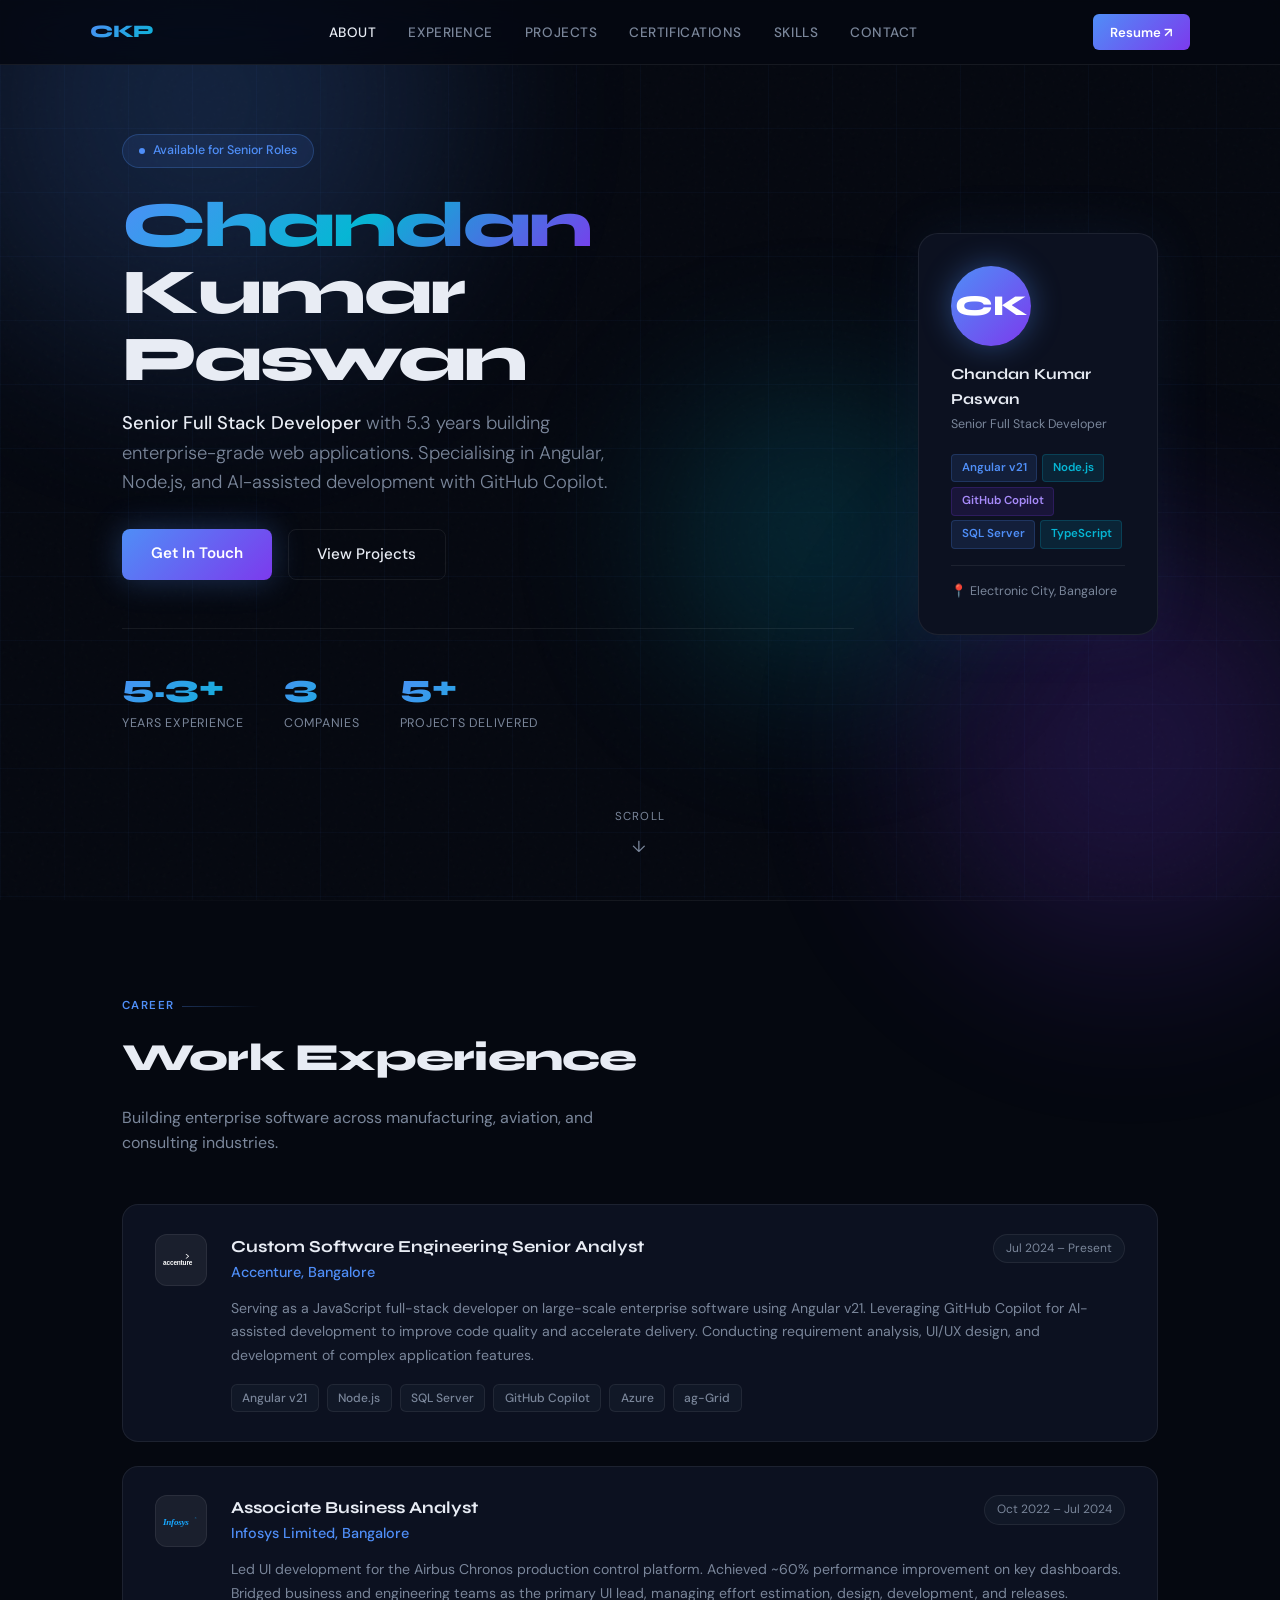
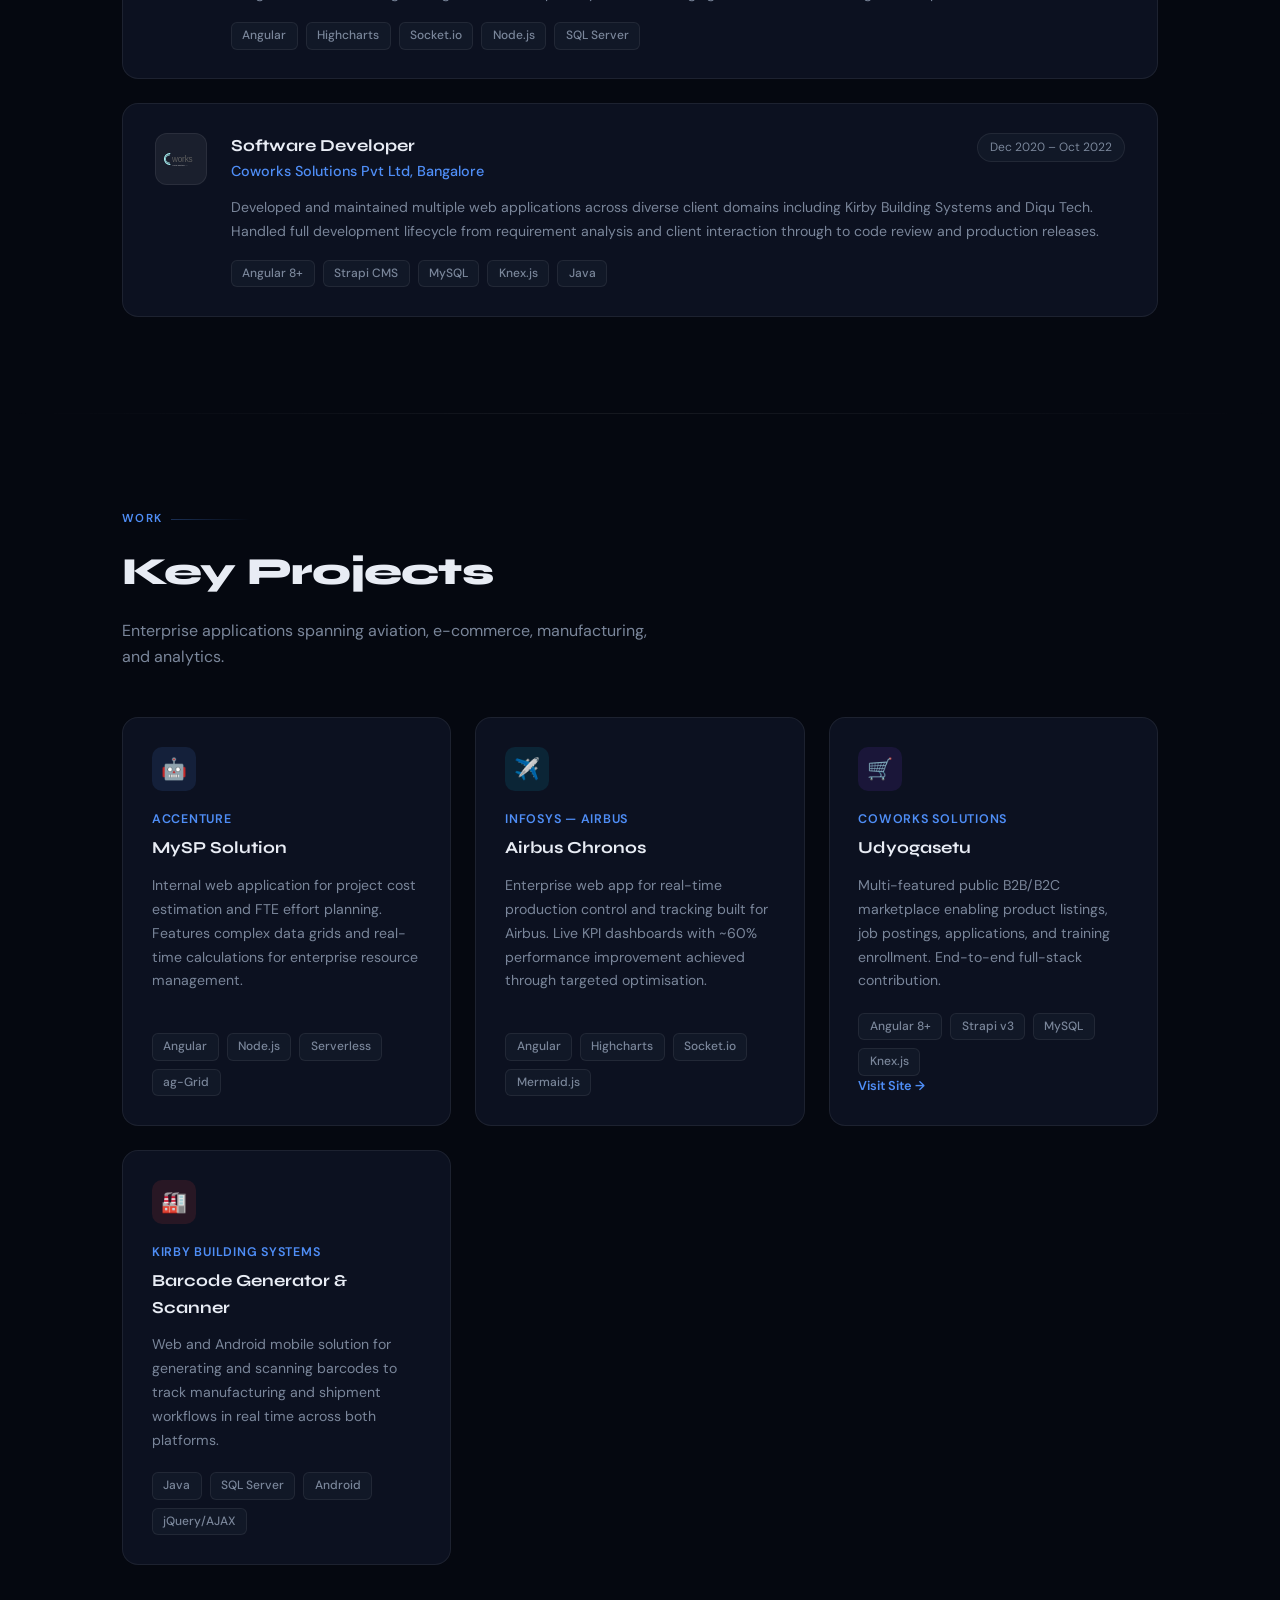
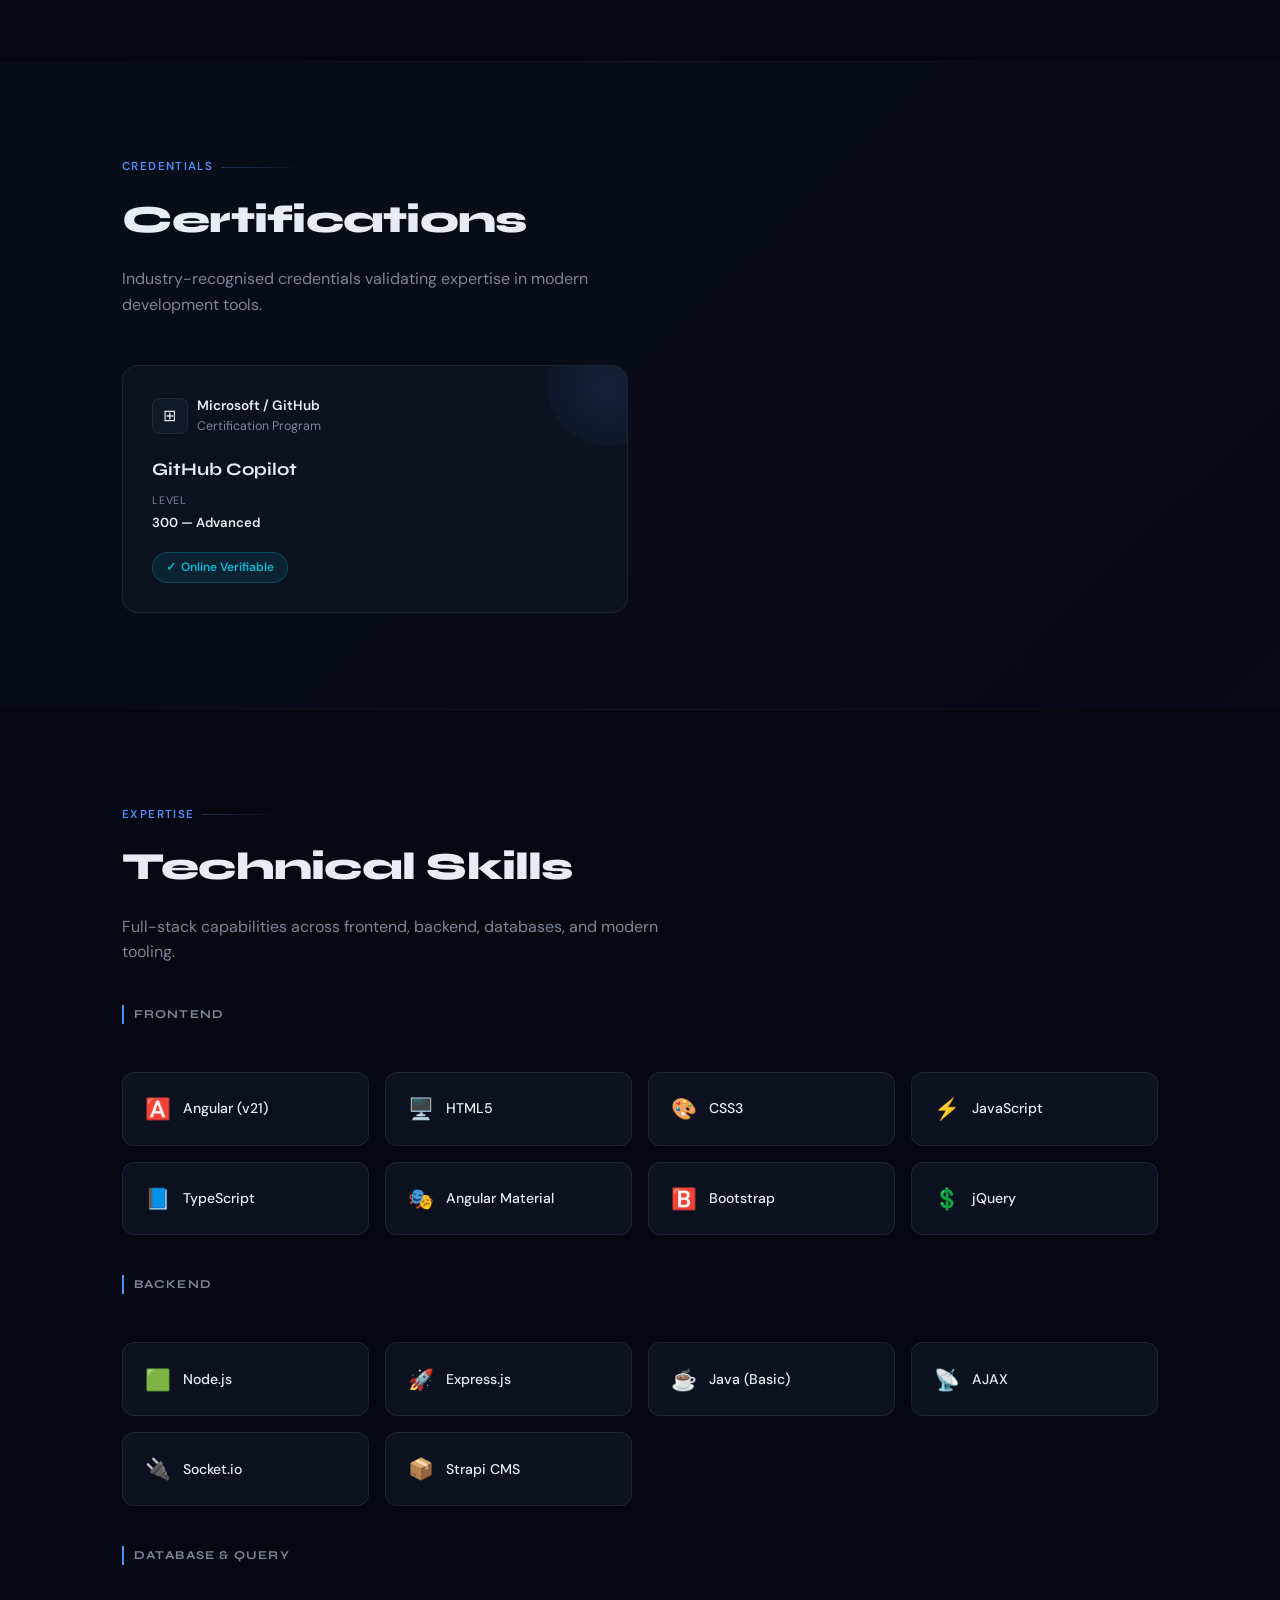
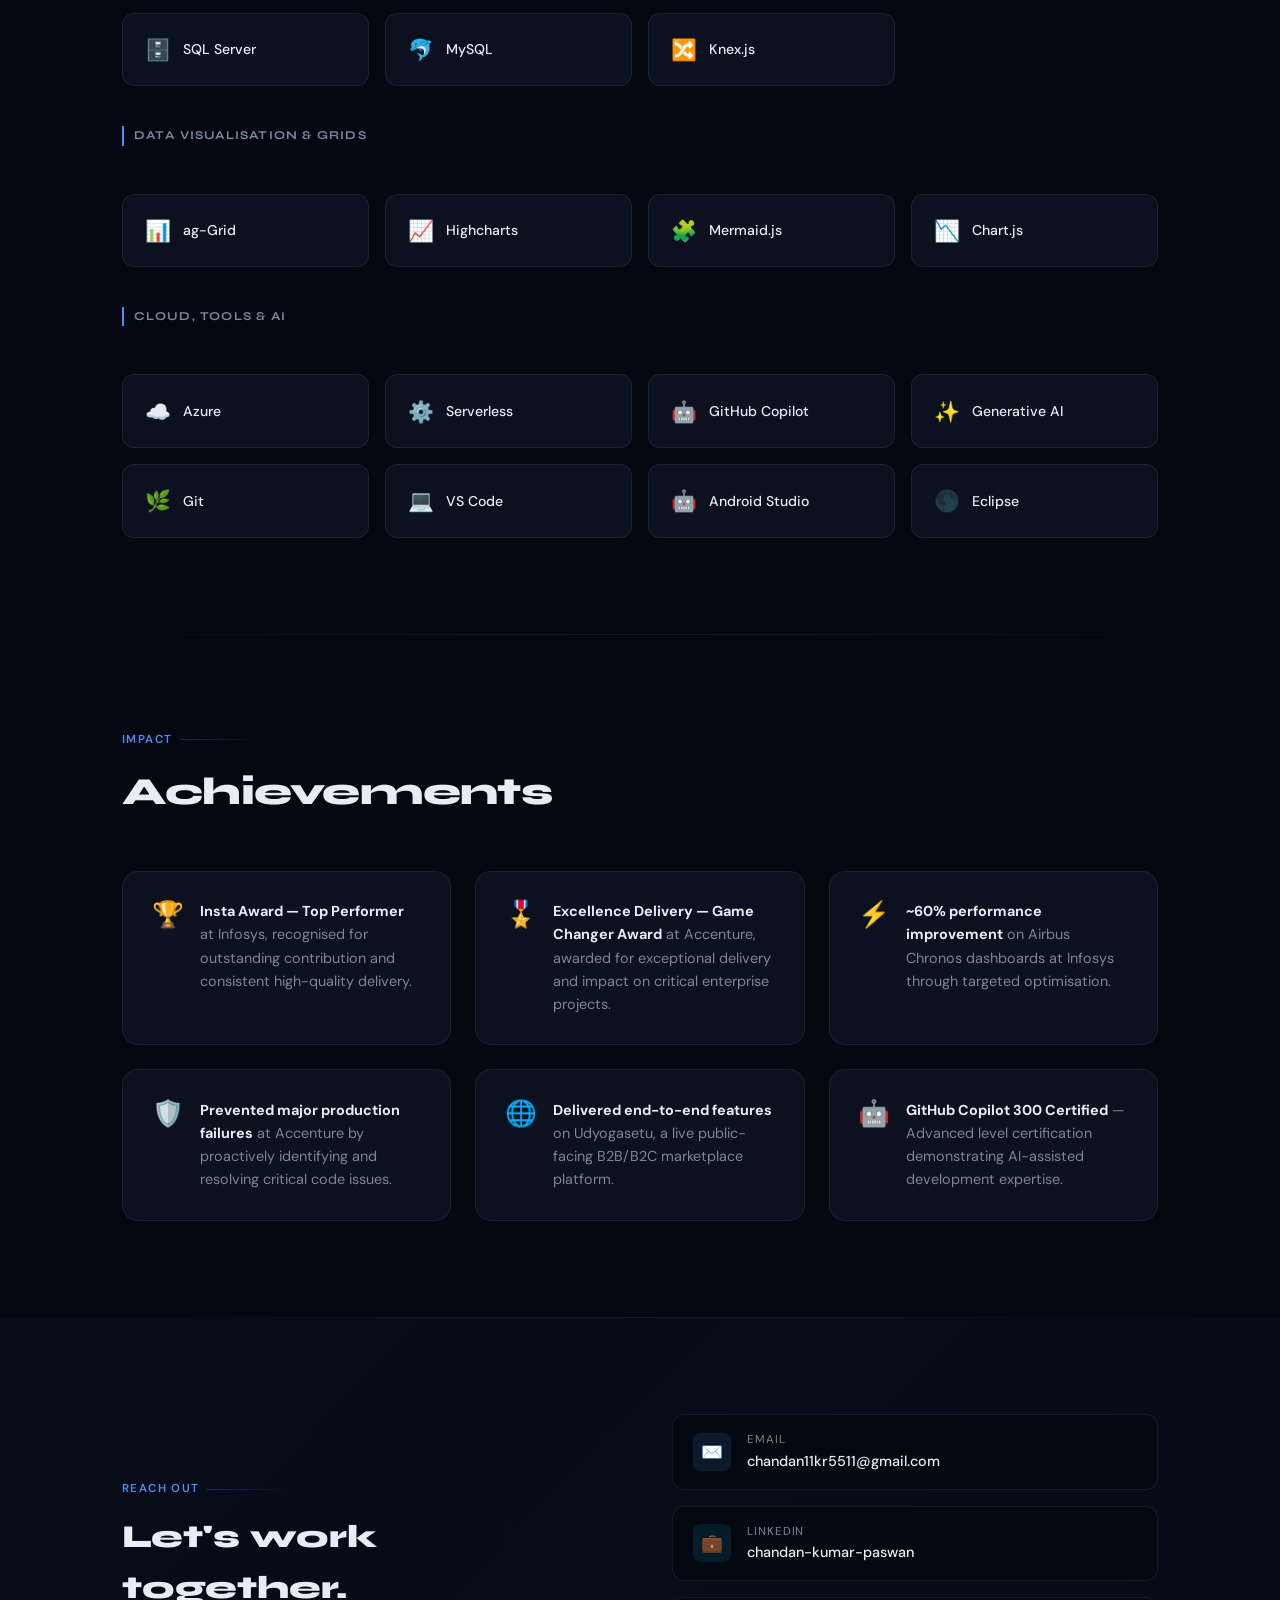
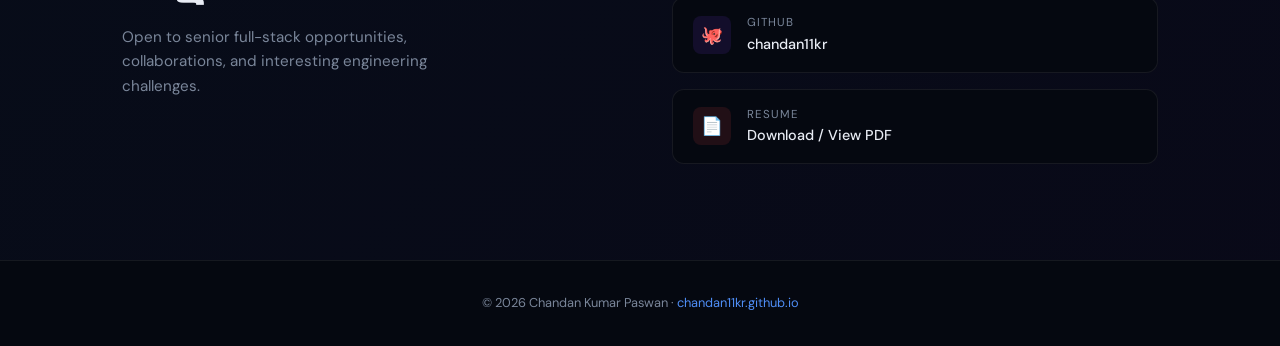
<file: index.html>
<!DOCTYPE html>
<html lang="en">
<head>
  <meta charset="UTF-8" />
  <meta name="viewport" content="width=device-width, initial-scale=1.0" />
  <title>Chandan Kumar Paswan — Senior Full Stack Developer</title>
  <link rel="preconnect" href="https://fonts.googleapis.com" />
  <link rel="preconnect" href="https://fonts.gstatic.com" crossorigin />
  <link href="https://fonts.googleapis.com/css2?family=Syne:wght@400;600;700;800&family=DM+Sans:ital,opsz,wght@0,9..40,300;0,9..40,400;0,9..40,500;1,9..40,300&display=swap" rel="stylesheet" />
  <link rel="stylesheet" href="css/style.css" />
</head>
<body>

  <!-- ═══════════════════════════════ BACKGROUND ═══════════════════════════════ -->
  <div class="grid-bg" aria-hidden="true"></div>
  <div class="orb orb1" aria-hidden="true"></div>
  <div class="orb orb2" aria-hidden="true"></div>
  <div class="orb orb3" aria-hidden="true"></div>

  <!-- ═══════════════════════════════ NAVIGATION ═══════════════════════════════ -->
  <nav id="navbar">
    <div class="nav-inner">
      <div class="nav-logo">CKP</div>

      <ul class="nav-links">
        <li><a href="#about">About</a></li>
        <li><a href="#experience">Experience</a></li>
        <li><a href="#projects">Projects</a></li>
        <li><a href="#certifications">Certifications</a></li>
        <li><a href="#skills">Skills</a></li>
        <li><a href="#contact">Contact</a></li>
      </ul>

      <a
        href="https://drive.google.com/file/d/1cXS2kgWYGDrFE2SM3Bl-F9GVEroGWmof/view?usp=drivesdk"
        class="nav-cta"
        target="_blank"
        rel="noopener"
      >Resume ↗</a>

      <!-- Mobile menu toggle -->
      <button class="nav-toggle" id="navToggle" aria-label="Toggle menu">
        <span></span><span></span><span></span>
      </button>
    </div>

    <!-- Mobile drawer -->
    <div class="nav-drawer" id="navDrawer">
      <ul>
        <li><a href="#about"          class="drawer-link">About</a></li>
        <li><a href="#experience"     class="drawer-link">Experience</a></li>
        <li><a href="#projects"       class="drawer-link">Projects</a></li>
        <li><a href="#certifications" class="drawer-link">Certifications</a></li>
        <li><a href="#skills"         class="drawer-link">Skills</a></li>
        <li><a href="#contact"        class="drawer-link">Contact</a></li>
      </ul>
    </div>
  </nav>

  <!-- ═══════════════════════════════ HERO ═══════════════════════════════ -->
  <section class="hero" id="about">
    <div class="container">
      <div class="hero-inner">

        <!-- Left: text -->
        <div class="hero-text">
          <div class="hero-badge">
            <span class="badge-dot"></span> Available for Senior Roles
          </div>

          <h1 class="hero-title">
            <span class="name-highlight">Chandan</span><br />
            Kumar Paswan
          </h1>

          <p class="hero-sub">
            <strong>Senior Full Stack Developer</strong> with 5.3 years building
            enterprise-grade web applications. Specialising in Angular, Node.js,
            and AI-assisted development with GitHub Copilot.
          </p>

          <div class="hero-actions">
            <a href="#contact" class="btn-primary">Get In Touch</a>
            <a href="#projects" class="btn-secondary">View Projects</a>
          </div>

          <div class="hero-stats">
            <div class="stat">
              <div class="stat-num">5.3+</div>
              <div class="stat-label">Years Experience</div>
            </div>
            <div class="stat">
              <div class="stat-num">3</div>
              <div class="stat-label">Companies</div>
            </div>
            <div class="stat">
              <div class="stat-num">5+</div>
              <div class="stat-label">Projects Delivered</div>
            </div>
          </div>
        </div>

        <!-- Right: card -->
        <div class="hero-card">
          <div class="hero-avatar">CK</div>
          <div class="hero-card-name">Chandan Kumar Paswan</div>
          <div class="hero-card-role">Senior Full Stack Developer</div>
          <div class="hero-card-tags">
            <span class="htag blue">Angular v21</span>
            <span class="htag cyan">Node.js</span>
            <span class="htag purple">GitHub Copilot</span>
            <span class="htag blue">SQL Server</span>
            <span class="htag cyan">TypeScript</span>
          </div>
          <div class="hero-card-loc">📍 Electronic City, Bangalore</div>
        </div>

      </div>
    </div>
    <div class="scroll-hint" aria-hidden="true">Scroll</div>
  </section>

  <div class="divider"></div>

  <!-- ═══════════════════════════════ EXPERIENCE ═══════════════════════════════ -->
  <section id="experience">
    <div class="container">
      <div class="section-label">Career</div>
      <h2 class="section-title">Work Experience</h2>
      <p class="section-desc">Building enterprise software across manufacturing, aviation, and consulting industries.</p>

      <div class="exp-grid">

        <!-- Accenture -->
        <div class="exp-card">
          <div class="exp-logo logo-acc" id="logo-accenture">Ac</div>
          <div class="exp-body">
            <div class="exp-header">
              <div>
                <div class="exp-role">Custom Software Engineering Senior Analyst</div>
                <div class="exp-company">Accenture, Bangalore</div>
              </div>
              <div class="exp-date">Jul 2024 – Present</div>
            </div>
            <p class="exp-desc">
              Serving as a JavaScript full-stack developer on large-scale enterprise software using Angular v21.
              Leveraging GitHub Copilot for AI-assisted development to improve code quality and accelerate delivery.
              Conducting requirement analysis, UI/UX design, and development of complex application features.
            </p>
            <div class="tags">
              <span class="tag">Angular v21</span>
              <span class="tag">Node.js</span>
              <span class="tag">SQL Server</span>
              <span class="tag">GitHub Copilot</span>
              <span class="tag">Azure</span>
              <span class="tag">ag-Grid</span>
            </div>
          </div>
        </div>

        <!-- Infosys -->
        <div class="exp-card">
          <div class="exp-logo logo-inf" id="logo-infosys">In</div>
          <div class="exp-body">
            <div class="exp-header">
              <div>
                <div class="exp-role">Associate Business Analyst</div>
                <div class="exp-company">Infosys Limited, Bangalore</div>
              </div>
              <div class="exp-date">Oct 2022 – Jul 2024</div>
            </div>
            <p class="exp-desc">
              Led UI development for the Airbus Chronos production control platform. Achieved ~60% performance
              improvement on key dashboards. Bridged business and engineering teams as the primary UI lead,
              managing effort estimation, design, development, and releases.
            </p>
            <div class="tags">
              <span class="tag">Angular</span>
              <span class="tag">Highcharts</span>
              <span class="tag">Socket.io</span>
              <span class="tag">Node.js</span>
              <span class="tag">SQL Server</span>
            </div>
          </div>
        </div>

        <!-- Coworks -->
        <div class="exp-card">
          <div class="exp-logo logo-cow" id="logo-coworks">Co</div>
          <div class="exp-body">
            <div class="exp-header">
              <div>
                <div class="exp-role">Software Developer</div>
                <div class="exp-company">Coworks Solutions Pvt Ltd, Bangalore</div>
              </div>
              <div class="exp-date">Dec 2020 – Oct 2022</div>
            </div>
            <p class="exp-desc">
              Developed and maintained multiple web applications across diverse client domains including
              Kirby Building Systems and Diqu Tech. Handled full development lifecycle from requirement
              analysis and client interaction through to code review and production releases.
            </p>
            <div class="tags">
              <span class="tag">Angular 8+</span>
              <span class="tag">Strapi CMS</span>
              <span class="tag">MySQL</span>
              <span class="tag">Knex.js</span>
              <span class="tag">Java</span>
            </div>
          </div>
        </div>

      </div>
    </div>
  </section>

  <div class="divider"></div>

  <!-- ═══════════════════════════════ PROJECTS ═══════════════════════════════ -->
  <section id="projects">
    <div class="container">
      <div class="section-label">Work</div>
      <h2 class="section-title">Key Projects</h2>
      <p class="section-desc">Enterprise applications spanning aviation, e-commerce, manufacturing, and analytics.</p>

      <div class="proj-grid">

        <div class="proj-card">
          <div class="proj-icon proj-icon--blue">🤖</div>
          <div class="proj-client">Accenture</div>
          <div class="proj-title">MySP Solution</div>
          <p class="proj-desc">Internal web application for project cost estimation and FTE effort planning. Features complex data grids and real-time calculations for enterprise resource management.</p>
          <div class="tags">
            <span class="tag">Angular</span><span class="tag">Node.js</span>
            <span class="tag">Serverless</span><span class="tag">ag-Grid</span>
          </div>
        </div>

        <div class="proj-card">
          <div class="proj-icon proj-icon--cyan">✈️</div>
          <div class="proj-client">Infosys — Airbus</div>
          <div class="proj-title">Airbus Chronos</div>
          <p class="proj-desc">Enterprise web app for real-time production control and tracking built for Airbus. Live KPI dashboards with ~60% performance improvement achieved through targeted optimisation.</p>
          <div class="tags">
            <span class="tag">Angular</span><span class="tag">Highcharts</span>
            <span class="tag">Socket.io</span><span class="tag">Mermaid.js</span>
          </div>
        </div>

        <div class="proj-card">
          <div class="proj-icon proj-icon--purple">🛒</div>
          <div class="proj-client">Coworks Solutions</div>
          <div class="proj-title">Udyogasetu</div>
          <p class="proj-desc">Multi-featured public B2B/B2C marketplace enabling product listings, job postings, applications, and training enrollment. End-to-end full-stack contribution.</p>
          <div class="tags">
            <span class="tag">Angular 8+</span><span class="tag">Strapi v3</span>
            <span class="tag">MySQL</span><span class="tag">Knex.js</span>
          </div>
          <a href="https://udyogasetu.com/" class="proj-link" target="_blank" rel="noopener">Visit Site →</a>
        </div>

        <div class="proj-card">
          <div class="proj-icon proj-icon--red">🏭</div>
          <div class="proj-client">Kirby Building Systems</div>
          <div class="proj-title">Barcode Generator &amp; Scanner</div>
          <p class="proj-desc">Web and Android mobile solution for generating and scanning barcodes to track manufacturing and shipment workflows in real time across both platforms.</p>
          <div class="tags">
            <span class="tag">Java</span><span class="tag">SQL Server</span>
            <span class="tag">Android</span><span class="tag">jQuery/AJAX</span>
          </div>
        </div>

      </div>
    </div>
  </section>

  <div class="divider"></div>

  <!-- ═══════════════════════════════ CERTIFICATIONS ═══════════════════════════════ -->
  <section id="certifications" class="section-alt">
    <div class="container">
      <div class="section-label">Credentials</div>
      <h2 class="section-title">Certifications</h2>
      <p class="section-desc">Industry-recognised credentials validating expertise in modern development tools.</p>

      <div class="cert-grid">

        <div class="cert-card">
          <div class="cert-issuer">
            <div class="cert-issuer-logo">⊞</div>
            <div>
              <div class="cert-issuer-name-main">Microsoft / GitHub</div>
              <div class="cert-issuer-sub">Certification Program</div>
            </div>
          </div>
          <div class="cert-name">GitHub Copilot</div>
          <div class="cert-meta">
            <div class="cert-meta-item">
              <span class="cert-meta-label">Level</span>
              <span class="cert-meta-value">300 — Advanced</span>
            </div>
          </div>
          <div class="cert-badge">Online Verifiable</div>
        </div>

        <!-- Add more cert-card blocks here for future certifications -->

      </div>
    </div>
  </section>

  <div class="divider"></div>

  <!-- ═══════════════════════════════ SKILLS ═══════════════════════════════ -->
  <section id="skills">
    <div class="container">
      <div class="section-label">Expertise</div>
      <h2 class="section-title">Technical Skills</h2>
      <p class="section-desc">Full-stack capabilities across frontend, backend, databases, and modern tooling.</p>

      <!-- Skills grouped by category -->

      <div class="skills-category">
        <div class="skills-category-title">Frontend</div>
        <div class="skills-grid">
          <div class="skill-card"><span class="skill-icon">🅰️</span><span class="skill-name">Angular (v21)</span></div>
          <div class="skill-card"><span class="skill-icon">🖥️</span><span class="skill-name">HTML5</span></div>
          <div class="skill-card"><span class="skill-icon">🎨</span><span class="skill-name">CSS3</span></div>
          <div class="skill-card"><span class="skill-icon">⚡</span><span class="skill-name">JavaScript</span></div>
          <div class="skill-card"><span class="skill-icon">📘</span><span class="skill-name">TypeScript</span></div>
          <div class="skill-card"><span class="skill-icon">🎭</span><span class="skill-name">Angular Material</span></div>
          <div class="skill-card"><span class="skill-icon">🅱️</span><span class="skill-name">Bootstrap</span></div>
          <div class="skill-card"><span class="skill-icon">💲</span><span class="skill-name">jQuery</span></div>
        </div>
      </div>

      <div class="skills-category">
        <div class="skills-category-title">Backend</div>
        <div class="skills-grid">
          <div class="skill-card"><span class="skill-icon">🟩</span><span class="skill-name">Node.js</span></div>
          <div class="skill-card"><span class="skill-icon">🚀</span><span class="skill-name">Express.js</span></div>
          <div class="skill-card"><span class="skill-icon">☕</span><span class="skill-name">Java (Basic)</span></div>
          <div class="skill-card"><span class="skill-icon">📡</span><span class="skill-name">AJAX</span></div>
          <div class="skill-card"><span class="skill-icon">🔌</span><span class="skill-name">Socket.io</span></div>
          <div class="skill-card"><span class="skill-icon">📦</span><span class="skill-name">Strapi CMS</span></div>
        </div>
      </div>

      <div class="skills-category">
        <div class="skills-category-title">Database & Query</div>
        <div class="skills-grid">
          <div class="skill-card"><span class="skill-icon">🗄️</span><span class="skill-name">SQL Server</span></div>
          <div class="skill-card"><span class="skill-icon">🐬</span><span class="skill-name">MySQL</span></div>
          <div class="skill-card"><span class="skill-icon">🔀</span><span class="skill-name">Knex.js</span></div>
        </div>
      </div>

      <div class="skills-category">
        <div class="skills-category-title">Data Visualisation & Grids</div>
        <div class="skills-grid">
          <div class="skill-card"><span class="skill-icon">📊</span><span class="skill-name">ag-Grid</span></div>
          <div class="skill-card"><span class="skill-icon">📈</span><span class="skill-name">Highcharts</span></div>
          <div class="skill-card"><span class="skill-icon">🧩</span><span class="skill-name">Mermaid.js</span></div>
          <div class="skill-card"><span class="skill-icon">📉</span><span class="skill-name">Chart.js</span></div>
        </div>
      </div>

      <div class="skills-category">
        <div class="skills-category-title">Cloud, Tools & AI</div>
        <div class="skills-grid">
          <div class="skill-card"><span class="skill-icon">☁️</span><span class="skill-name">Azure</span></div>
          <div class="skill-card"><span class="skill-icon">⚙️</span><span class="skill-name">Serverless</span></div>
          <div class="skill-card"><span class="skill-icon">🤖</span><span class="skill-name">GitHub Copilot</span></div>
          <div class="skill-card"><span class="skill-icon">✨</span><span class="skill-name">Generative AI</span></div>
          <div class="skill-card"><span class="skill-icon">🌿</span><span class="skill-name">Git</span></div>
          <div class="skill-card"><span class="skill-icon">💻</span><span class="skill-name">VS Code</span></div>
          <div class="skill-card"><span class="skill-icon">🤖</span><span class="skill-name">Android Studio</span></div>
          <div class="skill-card"><span class="skill-icon">🌑</span><span class="skill-name">Eclipse</span></div>
        </div>
      </div>
    </div>
  </section>

  <div class="divider"></div>

  <!-- ═══════════════════════════════ ACHIEVEMENTS ═══════════════════════════════ -->
  <section id="achievements">
    <div class="container">
      <div class="section-label">Impact</div>
      <h2 class="section-title">Achievements</h2>

      <div class="ach-grid">
        <div class="ach-card">
          <div class="ach-icon">🏆</div>
          <div class="ach-text"><strong>Insta Award — Top Performer</strong> at Infosys, recognised for outstanding contribution and consistent high-quality delivery.</div>
        </div>
        <div class="ach-card">
          <div class="ach-icon">🎖️</div>
          <div class="ach-text"><strong>Excellence Delivery — Game Changer Award</strong> at Accenture, awarded for exceptional delivery and impact on critical enterprise projects.</div>
        </div>
        <div class="ach-card">
          <div class="ach-icon">⚡</div>
          <div class="ach-text"><strong>~60% performance improvement</strong> on Airbus Chronos dashboards at Infosys through targeted optimisation.</div>
        </div>
        <div class="ach-card">
          <div class="ach-icon">🛡️</div>
          <div class="ach-text"><strong>Prevented major production failures</strong> at Accenture by proactively identifying and resolving critical code issues.</div>
        </div>
        <div class="ach-card">
          <div class="ach-icon">🌐</div>
          <div class="ach-text"><strong>Delivered end-to-end features</strong> on Udyogasetu, a live public-facing B2B/B2C marketplace platform.</div>
        </div>
        <div class="ach-card">
          <div class="ach-icon">🤖</div>
          <div class="ach-text"><strong>GitHub Copilot 300 Certified</strong> — Advanced level certification demonstrating AI-assisted development expertise.</div>
        </div>
      </div>
    </div>
  </section>

  <div class="divider"></div>

  <!-- ═══════════════════════════════ CONTACT ═══════════════════════════════ -->
  <section id="contact" class="section-alt">
    <div class="container">
      <div class="contact-inner">

        <div class="contact-left">
          <div class="section-label">Reach Out</div>
          <h2 class="contact-title">Let's work<br />together.</h2>
          <p class="contact-sub">Open to senior full-stack opportunities, collaborations, and interesting engineering challenges.</p>
        </div>

        <div class="contact-links">
          <a href="mailto:chandan11kr5511@gmail.com" class="contact-link">
            <div class="contact-link-icon icon-blue">✉️</div>
            <div>
              <div class="contact-link-label">Email</div>
              <div class="contact-link-value">chandan11kr5511@gmail.com</div>
            </div>
          </a>
          <a href="https://www.linkedin.com/in/chandan-kumar-paswan-592046135" target="_blank" rel="noopener" class="contact-link">
            <div class="contact-link-icon icon-cyan">💼</div>
            <div>
              <div class="contact-link-label">LinkedIn</div>
              <div class="contact-link-value">chandan-kumar-paswan</div>
            </div>
          </a>
          <a href="https://github.com/chandan11kr" target="_blank" rel="noopener" class="contact-link">
            <div class="contact-link-icon icon-purple">🐙</div>
            <div>
              <div class="contact-link-label">GitHub</div>
              <div class="contact-link-value">chandan11kr</div>
            </div>
          </a>
          <a href="https://drive.google.com/file/d/15fCKb8y72LXk-9MdzItk5YWb0ELzx1fw/view?usp=drivesdk" target="_blank" rel="noopener" class="contact-link">
            <div class="contact-link-icon icon-red">📄</div>
            <div>
              <div class="contact-link-label">Resume</div>
              <div class="contact-link-value">Download / View PDF</div>
            </div>
          </a>
        </div>

      </div>
    </div>
  </section>

  <!-- ═══════════════════════════════ FOOTER ═══════════════════════════════ -->
  <footer>
    <p>© 2026 Chandan Kumar Paswan ·
      <a href="https://chandan11kr.github.io/" target="_blank" rel="noopener">chandan11kr.github.io</a>
    </p>
  </footer>

  <script src="js/main.js"></script>
</body>
</html>
</file>
<file: css/style.css>
/* ============================================================
   CHANDAN KUMAR PASWAN — PORTFOLIO STYLESHEET
   File: css/style.css
   Sections:
     1. CSS Variables & Reset
     2. Background Effects
     3. Navigation
     4. Hero
     5. Shared Section Styles
     6. Experience
     7. Projects
     8. Certifications
     9. Skills
    10. Achievements
    11. Contact
    12. Footer
    13. Utilities (Divider, Tags, Buttons)
    14. Animations
    15. Responsive
   ============================================================ */


/* ── 1. CSS VARIABLES & RESET ────────────────────────────── */

:root {
  --bg:        #050810;
  --surface:   #0c1120;
  --surface2:  #111827;
  --border:    rgba(255, 255, 255, 0.07);
  --accent:    #4f8ef7;
  --accent2:   #7c3aed;
  --accent3:   #06b6d4;
  --red:       #ef4444;
  --text:      #e8ecf4;
  --muted:     #7a869a;
  --glow:      rgba(79, 142, 247, 0.18);

  --radius-sm: 6px;
  --radius-md: 12px;
  --radius-lg: 16px;
  --radius-xl: 20px;

  --transition: 0.2s ease;
}

*, *::before, *::after {
  box-sizing: border-box;
  margin: 0;
  padding: 0;
}

html {
  scroll-behavior: smooth;
}

body {
  font-family: 'DM Sans', sans-serif;
  background: var(--bg);
  color: var(--text);
  overflow-x: hidden;
  line-height: 1.6;
}

a {
  color: inherit;
  text-decoration: none;
}

ul {
  list-style: none;
}


/* ── 2. BACKGROUND EFFECTS ───────────────────────────────── */

/* Noise texture overlay */
body::before {
  content: '';
  position: fixed;
  inset: 0;
  z-index: 0;
  background-image: url("data:image/svg+xml,%3Csvg viewBox='0 0 256 256' xmlns='http://www.w3.org/2000/svg'%3E%3Cfilter id='noise'%3E%3CfeTurbulence type='fractalNoise' baseFrequency='0.9' numOctaves='4' stitchTiles='stitch'/%3E%3C/filter%3E%3Crect width='100%25' height='100%25' filter='url(%23noise)' opacity='0.04'/%3E%3C/svg%3E");
  pointer-events: none;
  opacity: 0.5;
}

/* Subtle grid */
.grid-bg {
  position: fixed;
  inset: 0;
  z-index: 0;
  background-image:
    linear-gradient(rgba(79, 142, 247, 0.04) 1px, transparent 1px),
    linear-gradient(90deg, rgba(79, 142, 247, 0.04) 1px, transparent 1px);
  background-size: 64px 64px;
  pointer-events: none;
}

/* Glowing orbs */
.orb {
  position: fixed;
  border-radius: 50%;
  filter: blur(80px);
  pointer-events: none;
  z-index: 0;
  opacity: 0.25;
  animation: orbFloat 12s ease-in-out infinite alternate;
}

.orb1 {
  width: 600px; height: 600px;
  background: radial-gradient(circle, #4f8ef7, transparent);
  top: -200px; left: -100px;
}

.orb2 {
  width: 500px; height: 500px;
  background: radial-gradient(circle, #7c3aed, transparent);
  bottom: -100px; right: -100px;
  animation-delay: -6s;
}

.orb3 {
  width: 350px; height: 350px;
  background: radial-gradient(circle, #06b6d4, transparent);
  top: 40%; left: 50%;
  animation-delay: -3s;
}


/* ── 3. NAVIGATION ───────────────────────────────────────── */

#navbar {
  position: fixed;
  top: 0; left: 0; right: 0;
  z-index: 100;
  background: rgba(5, 8, 16, 0.85);
  backdrop-filter: blur(16px) saturate(180%);
  border-bottom: 1px solid var(--border);
  padding: 0 2rem;
}

.nav-inner {
  max-width: 1100px;
  margin: 0 auto;
  display: flex;
  align-items: center;
  justify-content: space-between;
  height: 64px;
}

.nav-logo {
  font-family: 'Syne', sans-serif;
  font-weight: 800;
  font-size: 1.1rem;
  background: linear-gradient(135deg, var(--accent), var(--accent3));
  -webkit-background-clip: text;
  -webkit-text-fill-color: transparent;
  letter-spacing: -0.02em;
}

.nav-links {
  display: flex;
  gap: 2rem;
}

.nav-links a {
  color: var(--muted);
  font-size: 0.85rem;
  font-weight: 500;
  letter-spacing: 0.04em;
  text-transform: uppercase;
  transition: color var(--transition);
}

.nav-links a:hover {
  color: var(--text);
}

.nav-cta {
  background: linear-gradient(135deg, var(--accent), var(--accent2));
  color: #fff;
  border: none;
  padding: 0.45rem 1.1rem;
  border-radius: var(--radius-sm);
  font-size: 0.82rem;
  font-weight: 600;
  cursor: pointer;
  transition: opacity var(--transition);
  font-family: 'DM Sans', sans-serif;
}

.nav-cta:hover {
  opacity: 0.85;
}

/* Mobile hamburger toggle */
.nav-toggle {
  display: none;
  flex-direction: column;
  gap: 5px;
  background: none;
  border: none;
  cursor: pointer;
  padding: 4px;
}

.nav-toggle span {
  display: block;
  width: 22px; height: 2px;
  background: var(--text);
  border-radius: 2px;
  transition: var(--transition);
}

/* Mobile drawer */
.nav-drawer {
  display: none;
  flex-direction: column;
  background: var(--surface);
  border-top: 1px solid var(--border);
  padding: 1rem 0;
}

.nav-drawer.open {
  display: flex;
}

.drawer-link {
  display: block;
  padding: 0.75rem 2rem;
  font-size: 0.9rem;
  color: var(--muted);
  transition: color var(--transition);
}

.drawer-link:hover {
  color: var(--text);
}


/* ── 4. HERO ─────────────────────────────────────────────── */

.hero {
  min-height: 100vh;
  display: flex;
  align-items: center;
  padding-top: 64px;
  position: relative;
}

.hero-inner {
  display: grid;
  grid-template-columns: 1fr auto;
  gap: 4rem;
  align-items: center;
  width: 100%;
}

/* Badge */
.hero-badge {
  display: inline-flex;
  align-items: center;
  gap: 0.5rem;
  background: rgba(79, 142, 247, 0.1);
  border: 1px solid rgba(79, 142, 247, 0.25);
  border-radius: 100px;
  padding: 0.35rem 1rem;
  font-size: 0.78rem;
  color: var(--accent);
  font-weight: 500;
  margin-bottom: 1.5rem;
  animation: fadeUp 0.6s ease both;
}

.badge-dot {
  width: 6px; height: 6px;
  background: var(--accent);
  border-radius: 50%;
  animation: pulse 2s infinite;
}

/* Title */
.hero-title {
  font-family: 'Syne', sans-serif;
  font-weight: 800;
  font-size: clamp(2.8rem, 5vw, 4.2rem);
  line-height: 1.05;
  letter-spacing: -0.03em;
  margin-bottom: 1rem;
  animation: fadeUp 0.6s 0.1s ease both;
}

.name-highlight {
  background: linear-gradient(135deg, var(--accent) 0%, var(--accent3) 50%, var(--accent2) 100%);
  -webkit-background-clip: text;
  -webkit-text-fill-color: transparent;
}

/* Subtitle */
.hero-sub {
  font-size: 1.15rem;
  color: var(--muted);
  margin-bottom: 2rem;
  max-width: 520px;
  font-weight: 300;
  animation: fadeUp 0.6s 0.2s ease both;
}

.hero-sub strong {
  color: var(--text);
  font-weight: 500;
}

/* CTA buttons */
.hero-actions {
  display: flex;
  gap: 1rem;
  flex-wrap: wrap;
  animation: fadeUp 0.6s 0.3s ease both;
}

/* Stats row */
.hero-stats {
  display: flex;
  gap: 2.5rem;
  margin-top: 3rem;
  padding-top: 2rem;
  border-top: 1px solid var(--border);
  animation: fadeUp 0.6s 0.4s ease both;
}

.stat-num {
  font-family: 'Syne', sans-serif;
  font-size: 2rem;
  font-weight: 800;
  background: linear-gradient(135deg, var(--accent), var(--accent3));
  -webkit-background-clip: text;
  -webkit-text-fill-color: transparent;
}

.stat-label {
  font-size: 0.78rem;
  color: var(--muted);
  text-transform: uppercase;
  letter-spacing: 0.06em;
  margin-top: 0.1rem;
}

/* Profile card (right side) */
.hero-card {
  background: var(--surface);
  border: 1px solid var(--border);
  border-radius: var(--radius-xl);
  padding: 2rem;
  width: 240px;
  animation: fadeUp 0.6s 0.5s ease both;
  box-shadow: 0 0 60px rgba(79, 142, 247, 0.08);
}

.hero-avatar {
  width: 80px; height: 80px;
  border-radius: 50%;
  background: linear-gradient(135deg, var(--accent), var(--accent2));
  display: flex;
  align-items: center;
  justify-content: center;
  font-family: 'Syne', sans-serif;
  font-size: 1.8rem;
  font-weight: 800;
  margin-bottom: 1rem;
  color: #fff;
  box-shadow: 0 0 30px rgba(79, 142, 247, 0.4);
}

.hero-card-name {
  font-family: 'Syne', sans-serif;
  font-weight: 700;
  font-size: 0.95rem;
  margin-bottom: 0.25rem;
}

.hero-card-role {
  font-size: 0.78rem;
  color: var(--muted);
  margin-bottom: 1.2rem;
}

.hero-card-tags {
  display: flex;
  flex-wrap: wrap;
  gap: 0.3rem;
  margin-bottom: 0.5rem;
}

/* Hero tag variants */
.htag {
  display: inline-block;
  border-radius: 4px;
  padding: 0.25rem 0.6rem;
  font-size: 0.72rem;
  font-weight: 600;
  border: 1px solid transparent;
}

.htag.blue   { background: rgba(79,142,247,0.12); color: var(--accent);  border-color: rgba(79,142,247,0.2); }
.htag.purple { background: rgba(124,58,237,0.12); color: #a78bfa;         border-color: rgba(124,58,237,0.2); }
.htag.cyan   { background: rgba(6,182,212,0.12);  color: var(--accent3); border-color: rgba(6,182,212,0.2); }

.hero-card-loc {
  display: flex;
  align-items: center;
  gap: 0.4rem;
  font-size: 0.78rem;
  color: var(--muted);
  margin-top: 1rem;
  padding-top: 1rem;
  border-top: 1px solid var(--border);
}

/* Scroll hint */
.scroll-hint {
  position: absolute;
  bottom: 2.5rem;
  left: 50%;
  transform: translateX(-50%);
  display: flex;
  flex-direction: column;
  align-items: center;
  gap: 0.5rem;
  font-size: 0.72rem;
  color: var(--muted);
  text-transform: uppercase;
  letter-spacing: 0.1em;
  animation: bounceDown 2s infinite;
}

.scroll-hint::after {
  content: '↓';
  font-size: 1rem;
}


/* ── 5. SHARED SECTION STYLES ────────────────────────────── */

section {
  padding: 6rem 0;
  position: relative;
  z-index: 1;
}

.section-alt {
  background: linear-gradient(135deg, rgba(79,142,247,0.04), rgba(124,58,237,0.04));
}

.container {
  max-width: 1100px;
  margin: 0 auto;
  padding: 0 2rem;
  position: relative;
  z-index: 1;
}

.section-label {
  font-size: 0.72rem;
  text-transform: uppercase;
  letter-spacing: 0.12em;
  color: var(--accent);
  font-weight: 600;
  margin-bottom: 0.75rem;
  display: flex;
  align-items: center;
  gap: 0.5rem;
}

.section-label::after {
  content: '';
  flex: 1;
  height: 1px;
  background: linear-gradient(to right, rgba(79,142,247,0.3), transparent);
  max-width: 80px;
}

.section-title {
  font-family: 'Syne', sans-serif;
  font-size: clamp(1.8rem, 3vw, 2.6rem);
  font-weight: 800;
  letter-spacing: -0.02em;
  margin-bottom: 1rem;
}

.section-desc {
  color: var(--muted);
  font-size: 1rem;
  max-width: 540px;
}


/* ── 6. EXPERIENCE ───────────────────────────────────────── */

.exp-grid {
  margin-top: 3rem;
  display: flex;
  flex-direction: column;
  gap: 1.5rem;
}

.exp-card {
  background: var(--surface);
  border: 1px solid var(--border);
  border-radius: var(--radius-lg);
  padding: 1.8rem 2rem;
  display: grid;
  grid-template-columns: auto 1fr;
  gap: 1.5rem;
  transition: border-color var(--transition), box-shadow var(--transition);
  position: relative;
  overflow: hidden;
}

.exp-card::before {
  content: '';
  position: absolute;
  left: 0; top: 0; bottom: 0;
  width: 3px;
  background: linear-gradient(to bottom, var(--accent), var(--accent2));
  opacity: 0;
  transition: opacity var(--transition);
}

.exp-card:hover {
  border-color: rgba(79,142,247,0.25);
  box-shadow: 0 8px 40px rgba(79,142,247,0.08);
}

.exp-card:hover::before {
  opacity: 1;
}

.exp-logo {
  width: 52px; height: 52px;
  border-radius: var(--radius-md);
  display: flex;
  align-items: center;
  justify-content: center;
  font-family: 'Syne', sans-serif;
  font-size: 1.1rem;
  font-weight: 800;
  flex-shrink: 0;
  overflow: hidden;
}

/* When logo contains an image */
.exp-logo img {
  width: 100%;
  height: 100%;
  object-fit: contain;
  padding: 6px;
  border-radius: var(--radius-md);
}

.logo-acc { background: rgba(79,142,247,0.15); color: var(--accent); }
.logo-inf { background: rgba(6,182,212,0.15);  color: var(--accent3); }
.logo-cow { background: rgba(124,58,237,0.15); color: #a78bfa; }

/* When a real logo image is loaded — remove coloured bg, go transparent */
.exp-logo.has-logo {
  background: rgba(255,255,255,0.06) !important;
  border: 1px solid var(--border) !important;
}

.exp-logo.has-logo img {
  width: 100%;
  height: 100%;
  object-fit: contain;
  padding: 6px;
  /* invert dark SVG text so it reads well on dark background */
  filter: brightness(0) invert(1);
}

/* Accenture: keep purple chevron, invert black text to white */
.exp-logo.has-logo.logo-acc img { filter: brightness(0) invert(1); }

/* Infosys: the blue is vibrant enough — just slightly lighten */
.exp-logo.has-logo.logo-inf img { filter: brightness(1.3) saturate(1.1); }

/* Coworks: lighten grey tones for dark bg */
.exp-logo.has-logo.logo-cow img { filter: brightness(1.6) saturate(0.9); }

.exp-header {
  display: flex;
  justify-content: space-between;
  align-items: flex-start;
  flex-wrap: wrap;
  gap: 0.5rem;
  margin-bottom: 0.5rem;
}

.exp-role {
  font-family: 'Syne', sans-serif;
  font-size: 1.05rem;
  font-weight: 700;
}

.exp-company {
  color: var(--accent);
  font-weight: 500;
  font-size: 0.9rem;
  margin-bottom: 0.3rem;
}

.exp-date {
  font-size: 0.75rem;
  color: var(--muted);
  background: var(--surface2);
  border: 1px solid var(--border);
  border-radius: 100px;
  padding: 0.25rem 0.75rem;
  white-space: nowrap;
}

.exp-desc {
  font-size: 0.88rem;
  color: var(--muted);
  line-height: 1.7;
  margin-bottom: 1rem;
}


/* ── 7. PROJECTS ─────────────────────────────────────────── */

.proj-grid {
  display: grid;
  grid-template-columns: repeat(auto-fill, minmax(320px, 1fr));
  gap: 1.5rem;
  margin-top: 3rem;
}

.proj-card {
  background: var(--surface);
  border: 1px solid var(--border);
  border-radius: var(--radius-lg);
  padding: 1.8rem;
  transition: all var(--transition);
  display: flex;
  flex-direction: column;
}

.proj-card:hover {
  border-color: rgba(79,142,247,0.3);
  transform: translateY(-4px);
  box-shadow: 0 16px 48px rgba(79,142,247,0.12);
}

.proj-icon {
  width: 44px; height: 44px;
  border-radius: 10px;
  display: flex;
  align-items: center;
  justify-content: center;
  font-size: 1.3rem;
  margin-bottom: 1.2rem;
}

.proj-icon--blue   { background: rgba(79,142,247,0.12); }
.proj-icon--cyan   { background: rgba(6,182,212,0.12); }
.proj-icon--purple { background: rgba(124,58,237,0.12); }
.proj-icon--red    { background: rgba(239,68,68,0.12); }

.proj-client {
  font-size: 0.78rem;
  color: var(--accent);
  font-weight: 600;
  text-transform: uppercase;
  letter-spacing: 0.06em;
  margin-bottom: 0.3rem;
}

.proj-title {
  font-family: 'Syne', sans-serif;
  font-weight: 700;
  font-size: 1.05rem;
  margin-bottom: 0.75rem;
}

.proj-desc {
  font-size: 0.88rem;
  color: var(--muted);
  line-height: 1.7;
  flex: 1;
  margin-bottom: 1.2rem;
}

.proj-link {
  font-size: 0.8rem;
  color: var(--accent);
  font-weight: 600;
  display: inline-flex;
  align-items: center;
  gap: 0.3rem;
  transition: gap var(--transition);
}

.proj-link:hover {
  gap: 0.5rem;
}


/* ── 8. CERTIFICATIONS ───────────────────────────────────── */

.cert-grid {
  display: grid;
  grid-template-columns: repeat(auto-fill, minmax(340px, 1fr));
  gap: 1.5rem;
  margin-top: 3rem;
}

.cert-card {
  background: var(--surface);
  border: 1px solid var(--border);
  border-radius: var(--radius-lg);
  padding: 1.8rem;
  position: relative;
  overflow: hidden;
  transition: all var(--transition);
}

.cert-card:hover {
  border-color: rgba(79,142,247,0.3);
  box-shadow: 0 8px 40px rgba(79,142,247,0.1);
}

/* Decorative glow circle */
.cert-card::after {
  content: '';
  position: absolute;
  top: -40px; right: -40px;
  width: 120px; height: 120px;
  border-radius: 50%;
  background: radial-gradient(circle, rgba(79,142,247,0.12), transparent);
  pointer-events: none;
}

.cert-issuer {
  display: flex;
  align-items: center;
  gap: 0.6rem;
  margin-bottom: 1.2rem;
}

.cert-issuer-logo {
  width: 36px; height: 36px;
  border-radius: 8px;
  display: flex;
  align-items: center;
  justify-content: center;
  font-size: 1rem;
  background: var(--surface2);
  border: 1px solid var(--border);
}

.cert-issuer-name-main {
  font-size: 0.85rem;
  font-weight: 600;
}

.cert-issuer-sub {
  font-size: 0.78rem;
  color: var(--muted);
}

.cert-name {
  font-family: 'Syne', sans-serif;
  font-weight: 700;
  font-size: 1.1rem;
  margin-bottom: 0.5rem;
}

.cert-id {
  font-size: 0.75rem;
  color: var(--muted);
  margin-bottom: 1rem;
}

.cert-meta {
  display: flex;
  gap: 1rem;
  flex-wrap: wrap;
}

.cert-meta-item {
  display: flex;
  flex-direction: column;
  gap: 0.15rem;
}

.cert-meta-label {
  font-size: 0.68rem;
  text-transform: uppercase;
  letter-spacing: 0.08em;
  color: var(--muted);
}

.cert-meta-value {
  font-size: 0.82rem;
  font-weight: 600;
}

.cert-badge {
  display: inline-flex;
  align-items: center;
  gap: 0.35rem;
  margin-top: 1.2rem;
  background: rgba(6,182,212,0.1);
  border: 1px solid rgba(6,182,212,0.25);
  border-radius: 100px;
  padding: 0.3rem 0.8rem;
  font-size: 0.75rem;
  color: var(--accent3);
  font-weight: 600;
}

.cert-badge::before {
  content: '✓';
  font-weight: 800;
}


/* ── 9. SKILLS ───────────────────────────────────────────── */

.skills-category {
  margin-top: 2.5rem;
}

.skills-category-title {
  font-family: 'Syne', sans-serif;
  font-size: 0.75rem;
  font-weight: 700;
  text-transform: uppercase;
  letter-spacing: 0.1em;
  color: var(--muted);
  margin-bottom: 1rem;
  padding-left: 0.25rem;
  border-left: 2px solid var(--accent);
  padding-left: 0.6rem;
}

.skills-grid {
  display: grid;
  grid-template-columns: repeat(auto-fill, minmax(200px, 1fr));
  gap: 1rem;
  margin-top: 3rem;
}

.skill-card {
  background: var(--surface);
  border: 1px solid var(--border);
  border-radius: var(--radius-md);
  padding: 1.2rem 1.4rem;
  display: flex;
  align-items: center;
  gap: 0.75rem;
  transition: all var(--transition);
}

.skill-card:hover {
  border-color: var(--accent);
  background: rgba(79,142,247,0.06);
  transform: translateY(-2px);
}

.skill-icon {
  font-size: 1.3rem;
}

.skill-name {
  font-size: 0.88rem;
  font-weight: 500;
}


/* ── 10. ACHIEVEMENTS ────────────────────────────────────── */

.ach-grid {
  display: grid;
  grid-template-columns: repeat(auto-fill, minmax(300px, 1fr));
  gap: 1.5rem;
  margin-top: 3rem;
}

.ach-card {
  background: var(--surface);
  border: 1px solid var(--border);
  border-radius: var(--radius-lg);
  padding: 1.8rem;
  display: flex;
  gap: 1rem;
  transition: all var(--transition);
}

.ach-card:hover {
  border-color: rgba(79,142,247,0.25);
}

.ach-icon {
  font-size: 1.6rem;
  flex-shrink: 0;
  line-height: 1;
  padding-top: 0.1rem;
}

.ach-text {
  font-size: 0.9rem;
  color: var(--muted);
  line-height: 1.6;
}

.ach-text strong {
  color: var(--text);
}


/* ── 11. CONTACT ─────────────────────────────────────────── */

.contact-inner {
  display: grid;
  grid-template-columns: 1fr 1fr;
  gap: 4rem;
  align-items: center;
}

.contact-title {
  font-family: 'Syne', sans-serif;
  font-size: 2rem;
  font-weight: 800;
  margin-bottom: 0.75rem;
  margin-top: 0.5rem;
}

.contact-sub {
  color: var(--muted);
  font-size: 0.95rem;
  max-width: 360px;
}

.contact-links {
  display: flex;
  flex-direction: column;
  gap: 1rem;
}

.contact-link {
  display: flex;
  align-items: center;
  gap: 1rem;
  padding: 1rem 1.25rem;
  background: var(--bg);
  border: 1px solid var(--border);
  border-radius: var(--radius-md);
  transition: all var(--transition);
}

.contact-link:hover {
  border-color: var(--accent);
  transform: translateX(4px);
}

.contact-link-icon {
  width: 38px; height: 38px;
  border-radius: 8px;
  display: flex;
  align-items: center;
  justify-content: center;
  font-size: 1.1rem;
  flex-shrink: 0;
}

.icon-blue   { background: rgba(79,142,247,0.12); }
.icon-cyan   { background: rgba(6,182,212,0.12); }
.icon-purple { background: rgba(124,58,237,0.12); }
.icon-red    { background: rgba(239,68,68,0.12); }

.contact-link-label {
  font-size: 0.72rem;
  color: var(--muted);
  text-transform: uppercase;
  letter-spacing: 0.08em;
}

.contact-link-value {
  font-size: 0.9rem;
  font-weight: 500;
}


/* ── 12. FOOTER ──────────────────────────────────────────── */

footer {
  padding: 2rem;
  text-align: center;
  font-size: 0.8rem;
  color: var(--muted);
  border-top: 1px solid var(--border);
  position: relative;
  z-index: 1;
}

footer a {
  color: var(--accent);
}

footer a:hover {
  text-decoration: underline;
}


/* ── 13. UTILITIES ───────────────────────────────────────── */

/* Horizontal rule divider */
.divider {
  height: 1px;
  background: linear-gradient(to right, transparent, var(--border), transparent);
  position: relative;
  z-index: 1;
}

/* Tech stack tags (shared across sections) */
.tags {
  display: flex;
  flex-wrap: wrap;
  gap: 0.5rem;
}

.tag {
  background: var(--surface2);
  border: 1px solid var(--border);
  border-radius: var(--radius-sm);
  padding: 0.2rem 0.65rem;
  font-size: 0.75rem;
  color: var(--muted);
  font-weight: 500;
  transition: all 0.15s;
}

.tag:hover {
  border-color: var(--accent);
  color: var(--accent);
  background: rgba(79,142,247,0.08);
}

/* CTA Buttons */
.btn-primary {
  background: linear-gradient(135deg, var(--accent), var(--accent2));
  color: #fff;
  border: none;
  padding: 0.75rem 1.8rem;
  border-radius: 8px;
  font-size: 0.95rem;
  font-weight: 600;
  cursor: pointer;
  display: inline-block;
  transition: all var(--transition);
  font-family: 'DM Sans', sans-serif;
  box-shadow: 0 0 32px rgba(79,142,247,0.3);
}

.btn-primary:hover {
  transform: translateY(-2px);
  box-shadow: 0 8px 40px rgba(79,142,247,0.4);
}

.btn-secondary {
  background: transparent;
  color: var(--text);
  border: 1px solid var(--border);
  padding: 0.75rem 1.8rem;
  border-radius: 8px;
  font-size: 0.95rem;
  font-weight: 500;
  cursor: pointer;
  display: inline-block;
  transition: all var(--transition);
  font-family: 'DM Sans', sans-serif;
}

.btn-secondary:hover {
  border-color: var(--accent);
  color: var(--accent);
}


/* ── 14. ANIMATIONS ──────────────────────────────────────── */

@keyframes fadeUp {
  from { opacity: 0; transform: translateY(20px); }
  to   { opacity: 1; transform: translateY(0); }
}

@keyframes pulse {
  0%, 100% { opacity: 1; transform: scale(1); }
  50%       { opacity: 0.5; transform: scale(1.4); }
}

@keyframes orbFloat {
  from { transform: translate(0, 0) scale(1); }
  to   { transform: translate(30px, -30px) scale(1.05); }
}

@keyframes bounceDown {
  0%, 100% { transform: translateX(-50%) translateY(0); }
  50%       { transform: translateX(-50%) translateY(6px); }
}


/* ── 15. RESPONSIVE ──────────────────────────────────────── */

@media (max-width: 900px) {
  .hero-inner {
    grid-template-columns: 1fr;
  }

  .hero-card {
    display: none; /* hidden on smaller screens */
  }

  .contact-inner {
    grid-template-columns: 1fr;
    gap: 2rem;
  }
}

@media (max-width: 768px) {
  .nav-links,
  .nav-cta {
    display: none;
  }

  .nav-toggle {
    display: flex;
  }

  .proj-grid {
    grid-template-columns: 1fr;
  }

  .skills-grid {
    grid-template-columns: repeat(2, 1fr);
  }

  .ach-grid {
    grid-template-columns: 1fr;
  }

  .hero-stats {
    gap: 1.5rem;
  }
}

@media (max-width: 480px) {
  .skills-grid {
    grid-template-columns: 1fr;
  }

  .cert-grid {
    grid-template-columns: 1fr;
  }

  section {
    padding: 4rem 0;
  }
}
</file>
